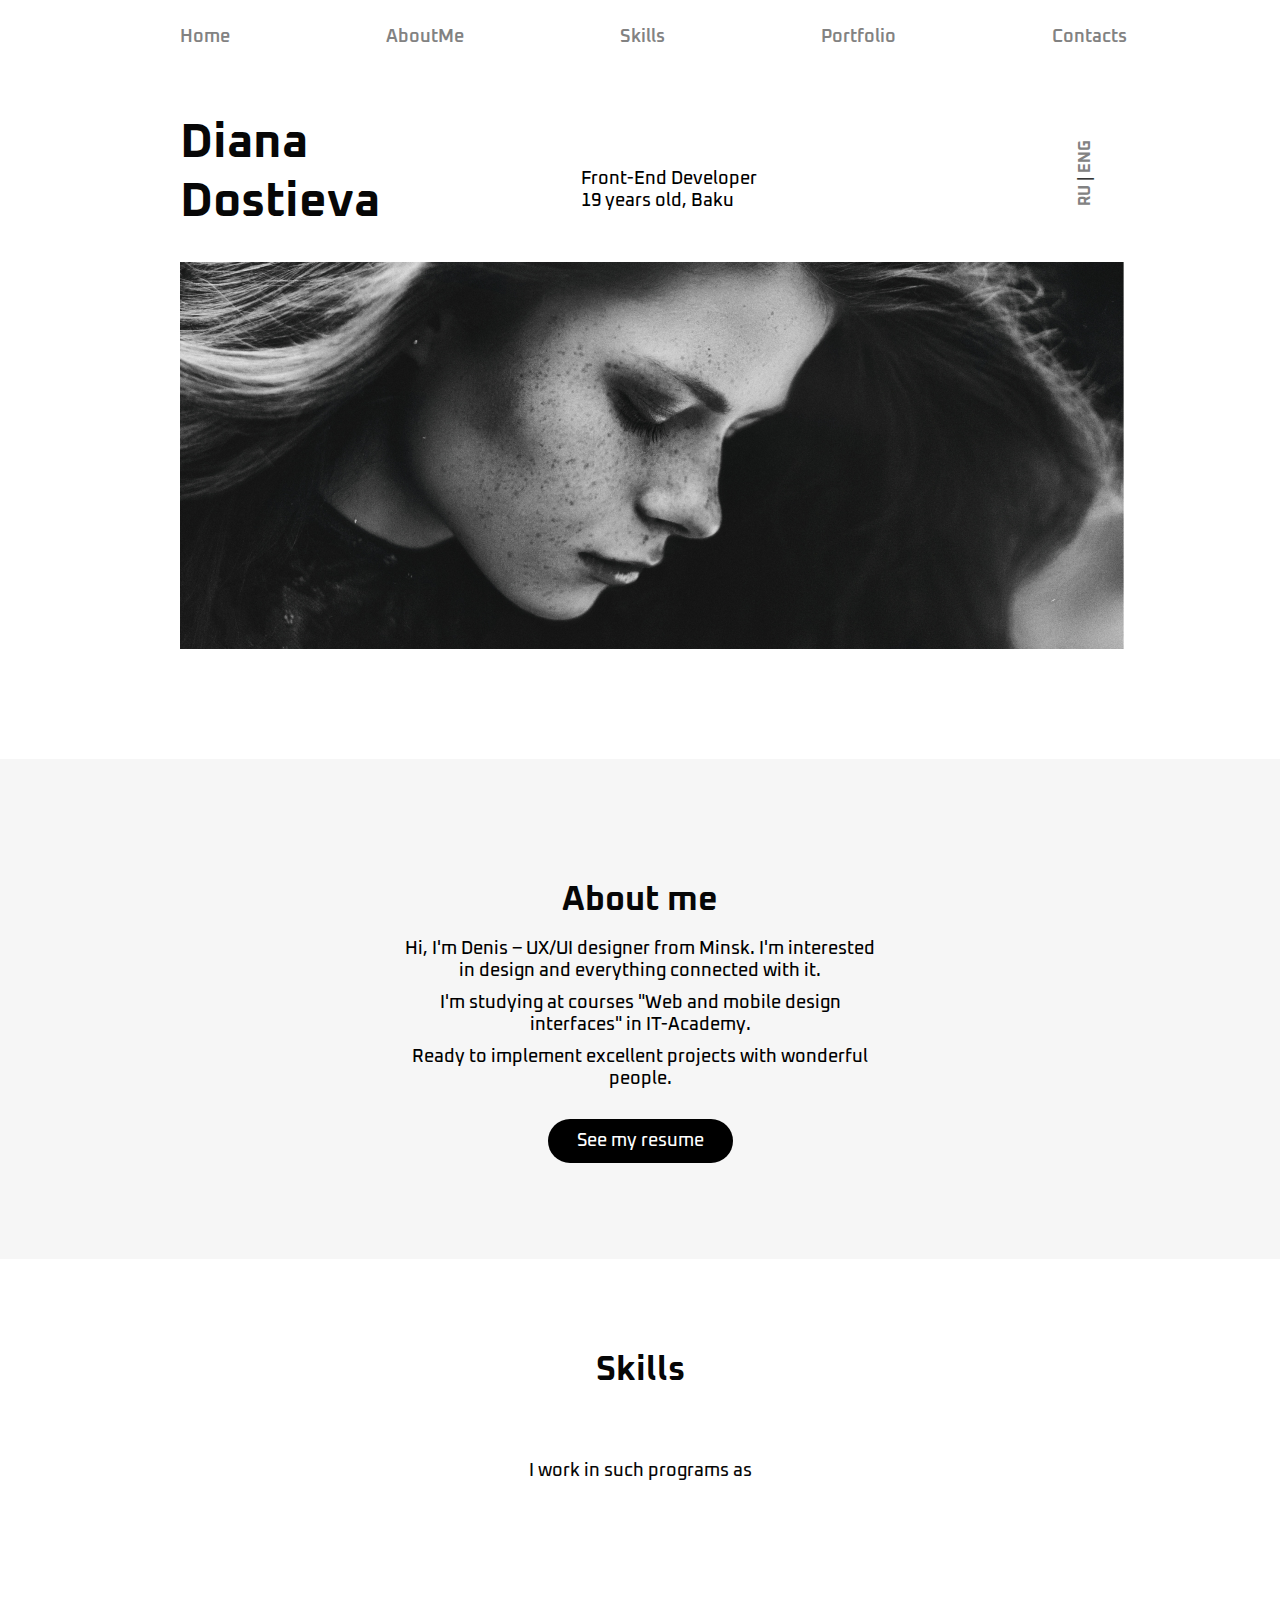
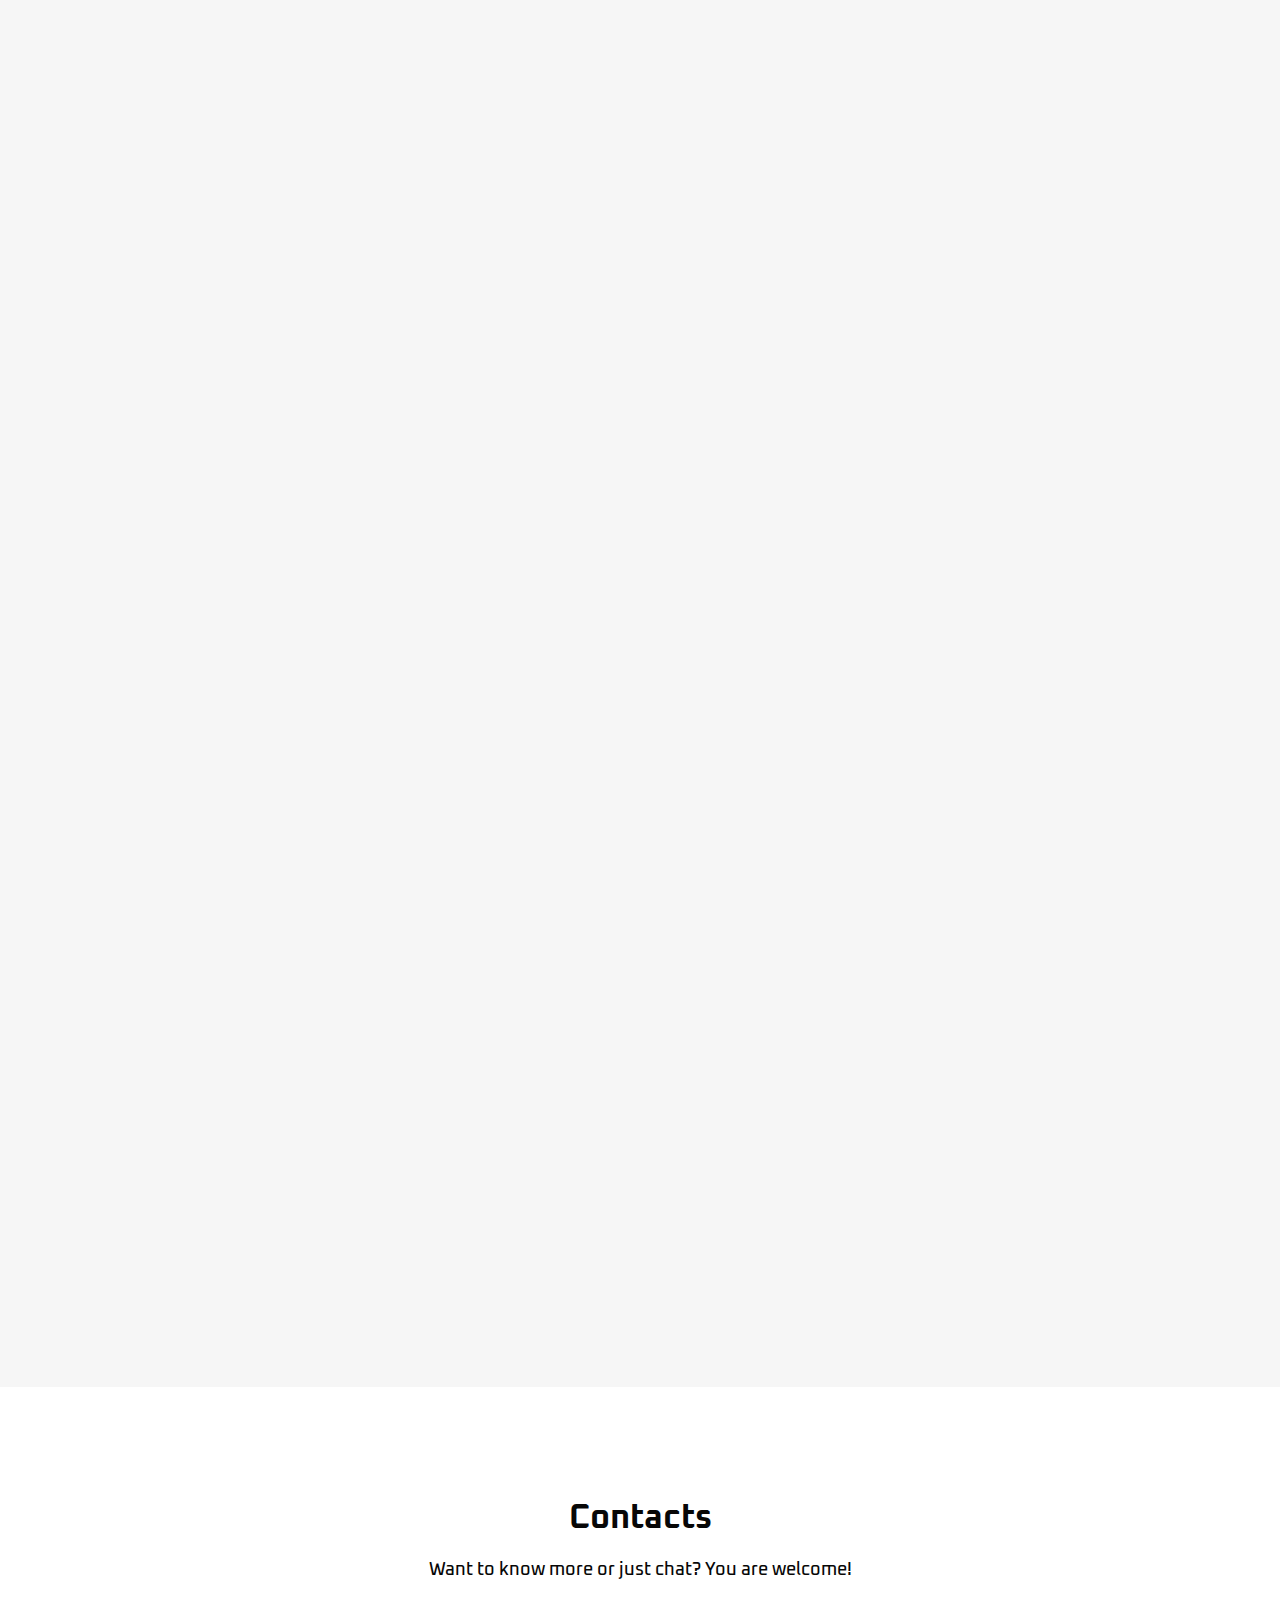
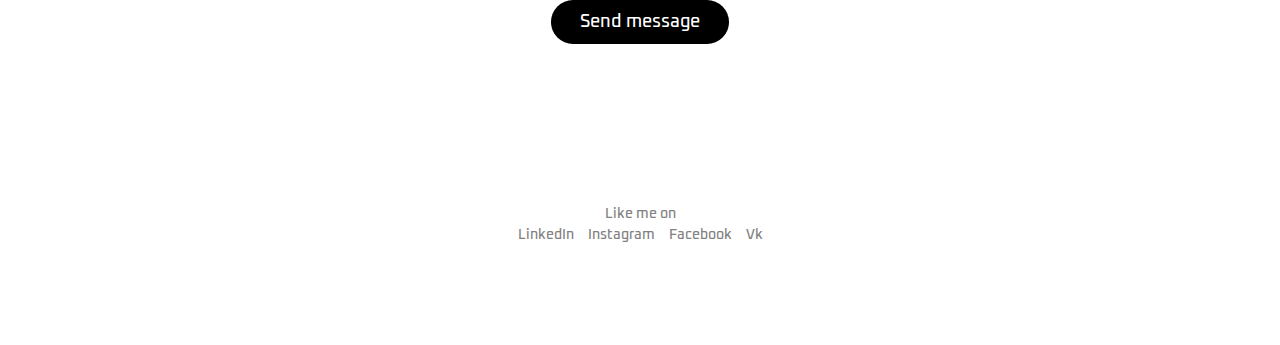
<file: index.html>
<!DOCTYPE html>
<html lang="en">
<head>
  <meta charset="UTF-8">
  <meta name="viewport" content="width=device-width, initial-scale=1.0">
  <meta http-equiv="X-UA-Compatible" content="ie=edge">
  <title>diana_dostirin</title>
  <link href="https://fonts.googleapis.com/css?family=Oxanium:400,500,700&display=swap" rel="stylesheet">
  <link rel="stylesheet" href="css/reset.css">
  <link rel="stylesheet" href="css/animate.css">
  <link rel="stylesheet" href="css/main.css">
</head>
<body>
<header class="header" id="header">
  <div class="container">
<div class="header__top">
  <nav class="menu">
    <ul class="menu__list">
      <li><a href="javascript://0" onclick="slowScroll('#header')">Home</a></li>
      <li><a href="javascript://0" onclick="slowScroll('#about')">AboutMe</a></li>
      <li><a href="javascript://0" onclick="slowScroll('#skills')">Skills</a></li>
      <li><a href="javascript://0" onclick="slowScroll('#portfolio')">Portfolio</a></li>
      <li><a href="javascript://0" onclick="slowScroll('#contact')">Contacts</a></li>
    </ul>
  </nav>
</div>
<div class="header__info">

  <div class="header__info-name wow fadeInLeft data-wow-duration="2s"">Diana Dostieva</div>
  <div class="header__info-about wow fadeIn data-wow-duration="2s"">Front-End Developer <br> 19 years old, Baku</div>
  <div class="header__info-lang wow fadeInRight data-wow-duration="2s"">
    <a href="index1.html" class="ru">RU</a>
    <span>|</span>
    <a href="index.html" class="eng">ENG</a>
  </div>

</div>
<div class="header__bg wow pulse data-wow-duration="2s"">
  <img src="img/bg.png" alt="" class="header__bg-img">
</div>




  </div>
</header>
<section class="about" id="about">
  <div class="container">

    <h5 class="about-head begin">About me</h5>

    <div class="about__text">
    <p>Hi, I'm Denis – UX/UI designer from Minsk.
I'm interested in design and everything connected with it.</p>
    <p class="about__text-study">I'm studying at courses "Web and mobile design
interfaces" in IT-Academy.</p>
    <p class="about__text-info">Ready to implement excellent projects
 with wonderful people.</p>
 <a href="cv.pdf" class="about-btn" download>See my resume</a>
 </div>

 </div>

</section>
<section class="skills" id="skills">
  <div class="container">
  <h5 class="skills-head begin">Skills</h5>
  <p class="skills__text">I work in such programs as</p>
  <div class="skills__items">
    <div class="skills__item">
      <img src="img/photoshop.png" alt="" class="skills__item-img wow pulse data-wow-duration="2s"">
      <p class="skills__item-text">Photoshop</p>
      <div class="skills__item-star">
        <img src="img/star-black.svg" alt="" class="wow rotateIn data-wow-duration="3s"">
        <img src="img/star-black.svg" alt=""  class="wow rotateIn data-wow-duration="3s"">
        <img src="img/star-black.svg" alt="" class="wow rotateIn data-wow-duration="3s"">
        <img src="img/star-black.svg" alt="" class="wow rotateIn data-wow-duration="3s"">
        <img src="img/star-white.svg" alt="" class="wow rotateIn data-wow-duration="3s"">
      </div>
    </div>

    <div class="skills__item">
      <img src="img/photoshop.png" alt="" class="skills__item-img wow pulse data-wow-duration="2s"">
      <p class="skills__item-text">Photoshop</p>
      <div class="skills__item-star">
        <img src="img/star-black.svg" alt="" class="wow rotateIn data-wow-duration="3s"">
        <img src="img/star-black.svg" alt="" class="wow rotateIn data-wow-duration="3s"">
        <img src="img/star-black.svg" alt="" class="wow rotateIn data-wow-duration="3s"">
        <img src="img/star-black.svg" alt="" class="wow rotateIn data-wow-duration="3s"">
        <img src="img/star-white.svg" alt="" class="wow rotateIn data-wow-duration="3s"">
      </div>
    </div>

    <div class="skills__item">
      <img src="img/photoshop.png" alt="" class="skills__item-img wow pulse data-wow-duration="2s"">
      <p class="skills__item-text">Photoshop</p>
      <div class="skills__item-star">
        <img src="img/star-black.svg" alt="" class="wow rotateIn data-wow-duration="3s"">
        <img src="img/star-black.svg" alt="" class="wow rotateIn data-wow-duration="3s"">
        <img src="img/star-black.svg" alt="" class="wow rotateIn data-wow-duration="3s"">
        <img src="img/star-black.svg" alt="" class="wow rotateIn data-wow-duration="3s"">
        <img src="img/star-white.svg" alt="" class="wow rotateIn data-wow-duration="3s"">
      </div>
    </div>

    <div class="skills__item">
      <img src="img/photoshop.png" alt="" class="skills__item-img wow pulse data-wow-duration="3s"">
      <p class="skills__item-text">Photoshop</p>
      <div class="skills__item-star">
        <img src="img/star-black.svg" alt="" class="wow rotateIn data-wow-duration="3s"">
        <img src="img/star-black.svg" alt=""  class="wow rotateIn data-wow-duration="3s"">
        <img src="img/star-black.svg" alt="" class="wow rotateIn data-wow-duration="3s"">
        <img src="img/star-black.svg" alt="" class="wow rotateIn data-wow-duration="3s"">
        <img src="img/star-white.svg" alt="" class="wow rotateIn data-wow-duration="3s"">
      </div>
    </div>

  </div>
</section>
<section class="portfolio" id="portfolio">
  <div class="container">
  <h5 class="portfolio-head begin">Portfolio</h5>
  <div class="portfolio__items">
    <div class="portfolio__item wow pulse data-wow-duration="2s"">
      <img class="portfolio__item-img" alt="" src="img/portfolio-1.png">
      <a href="#">Online Fashion store - homepage</a>
    </div>

    <div class="portfolio__item wow pulse data-wow-duration="2s"">
      <img class="portfolio__item-img" alt="" src="img/portfolio-1.png">
      <a href="#">Online Fashion store - homepage</a>
    </div>

    <div class="portfolio__item wow pulse data-wow-duration="2s"">
      <img class="portfolio__item-img" alt="" src="img/portfolio-1.png">
      <a href="#">Online Fashion store - homepage</a>
    </div>

    <div class="portfolio__item wow pulse data-wow-duration="2s"">
      <img class="portfolio__item-img" alt="" src="img/portfolio-1.png">
      <a href="#">Online Fashion store - homepage</a>
    </div>
  </div>
  </div>
</section>
<section class="contact" id="contact">
  <div class="container">
    <h5 class="contact-head begin">Contacts</h5>
    <p class="contact-text">Want to know more or just chat? You are welcome!</p>
    <!-- <a href="#" class="contact-btn">Send message</a> -->
<a id="popup" class="contact-btn"  href="javascript:void(0); ">Send message</a>

<div class="popup-overlay"><!-- //оверлей - отображение формы на затемненном фоне -->

        <div class="popWindow subscribe_window"><!-- //основное окно формы Подписки -->
          <p class="subcsribe-text">Send a message</p>
          <form method="post" action="//formspree.io/dva.din@mail.ru" class="subscribe-form">
            <input type="hidden" name="_next" value="/thanks.html" />
            <input type="hidden" name="_subject" value="Сообщение с моего сайта" />
            <input type="text" name="_gotcha" style="display:none" />
            <p><input type="text" id="name-subscribe" name="Имя" required placeholder="Enter your name" /></p>
            <p><input type="email" id="email-subscribe" name="email" required placeholder="Email" /></p>
            <p><textarea class="message-text" name="Сообщение" required placeholder="Your message" rows="7"></textarea></p>
            <input class="send-btn" type="submit" value="Send" />

              <!-- <button type="submit" class="btn"><i class="fa fa-check" aria-hidden="true"></i> Send</button> -->

          </form>
          <div class="close-btn">&times;</div>
        </div><!-- /subscribe_window -->
      </div><!-- /popup-overlay -->


    <!--  -->
    <div class="contact-icons">
    <a href="#"><img src="img/icon-1.png" alt="" class="wow rotateIn data-wow-duration="3s""></a>
      <a href="#"><img src="img/icon-1.png" alt="" class="wow rotateIn data-wow-duration="3s""></a>
      <a href="#"><img src="img/icon-1.png" alt=" " class="wow rotateIn data-wow-duration="3s""></a>
    <a href="#"><img src="img/icon-1.png" alt="" class="wow rotateIn data-wow-duration="3s""></a>
    </div>
    <h4>Like me on</h4>
    <div class="contact-icons-links">
      <a href="#">LinkedIn</a>
      <a href="#">Instagram</a>
      <a href="#">Facebook</a>
      <a href="#">Vk</a>
    </div>
  </div>

</section>
<script src="js/wow.min.js" charset="utf-8"></script>
<script src="https://ajax.googleapis.com/ajax/libs/jquery/1.12.4/jquery.min.js"></script>
<script src="js/main.js" charset="utf-8"></script>
</body>
</html>
</file>
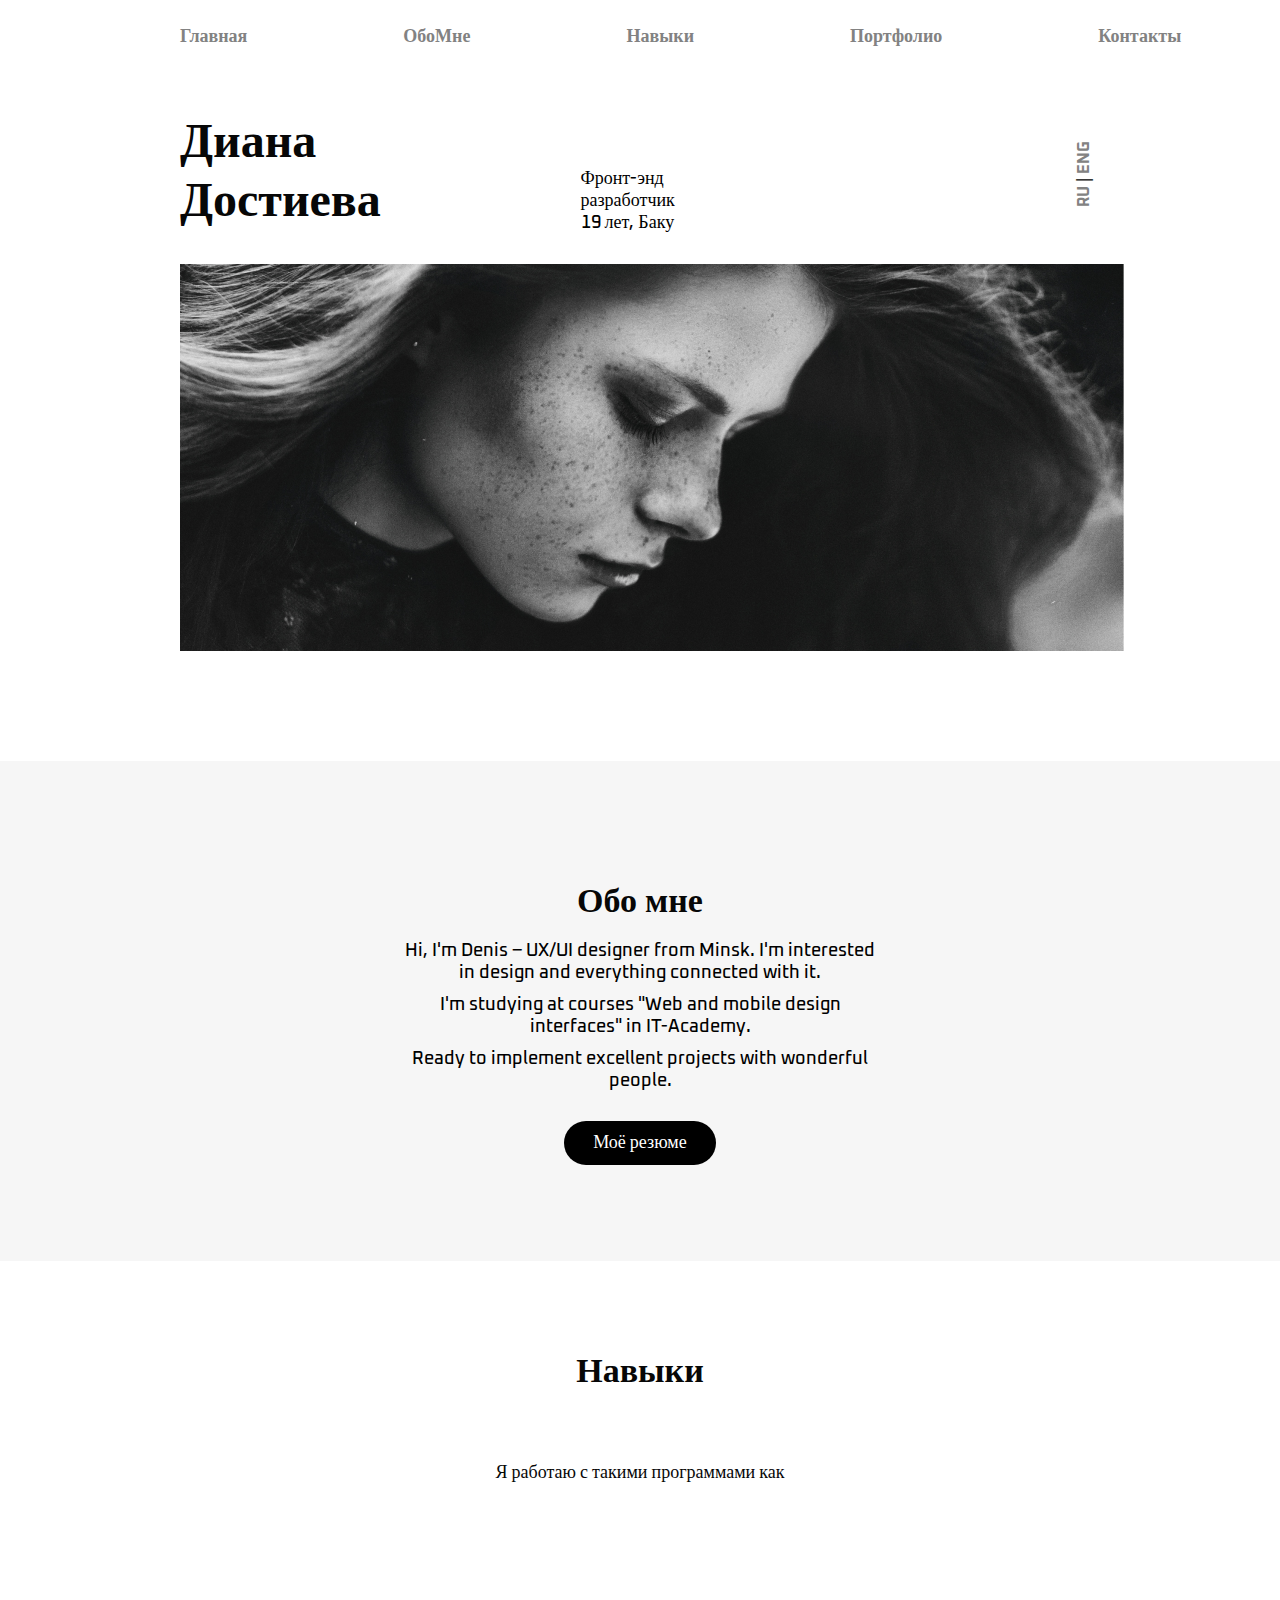
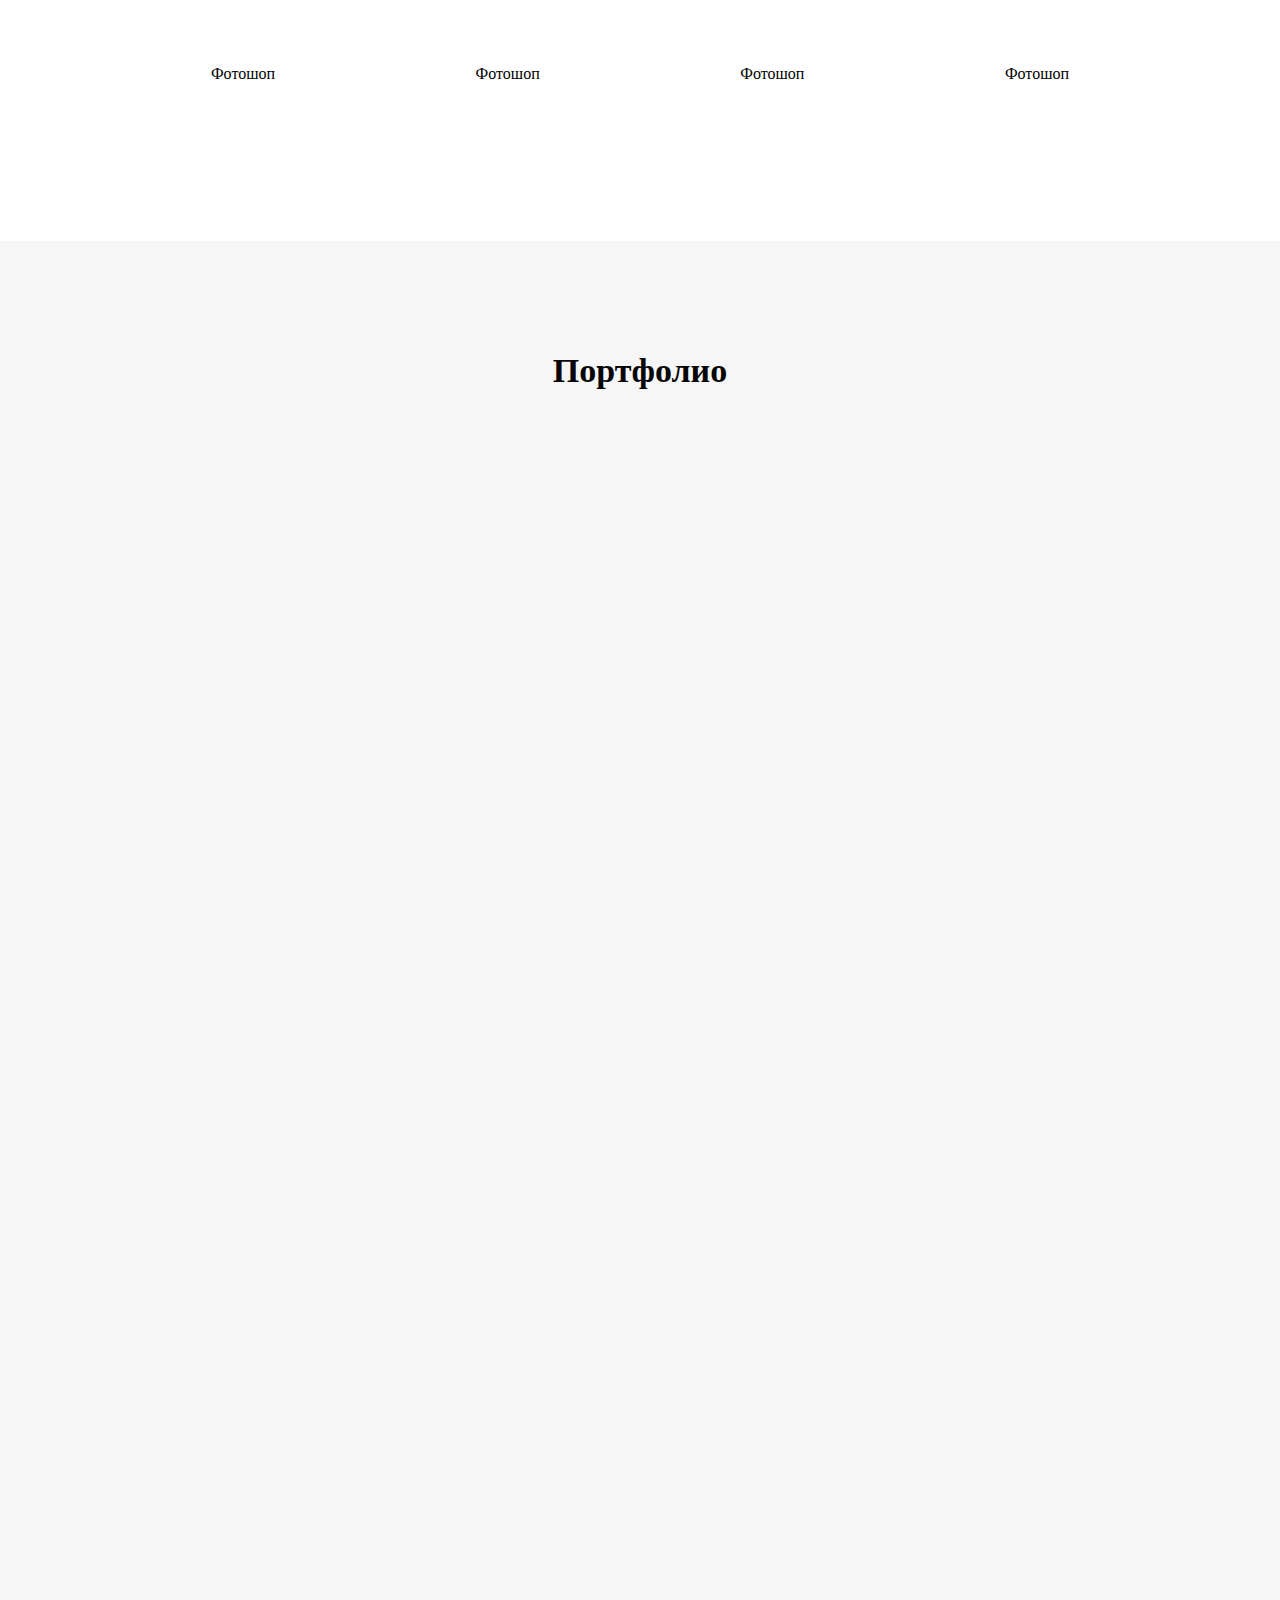
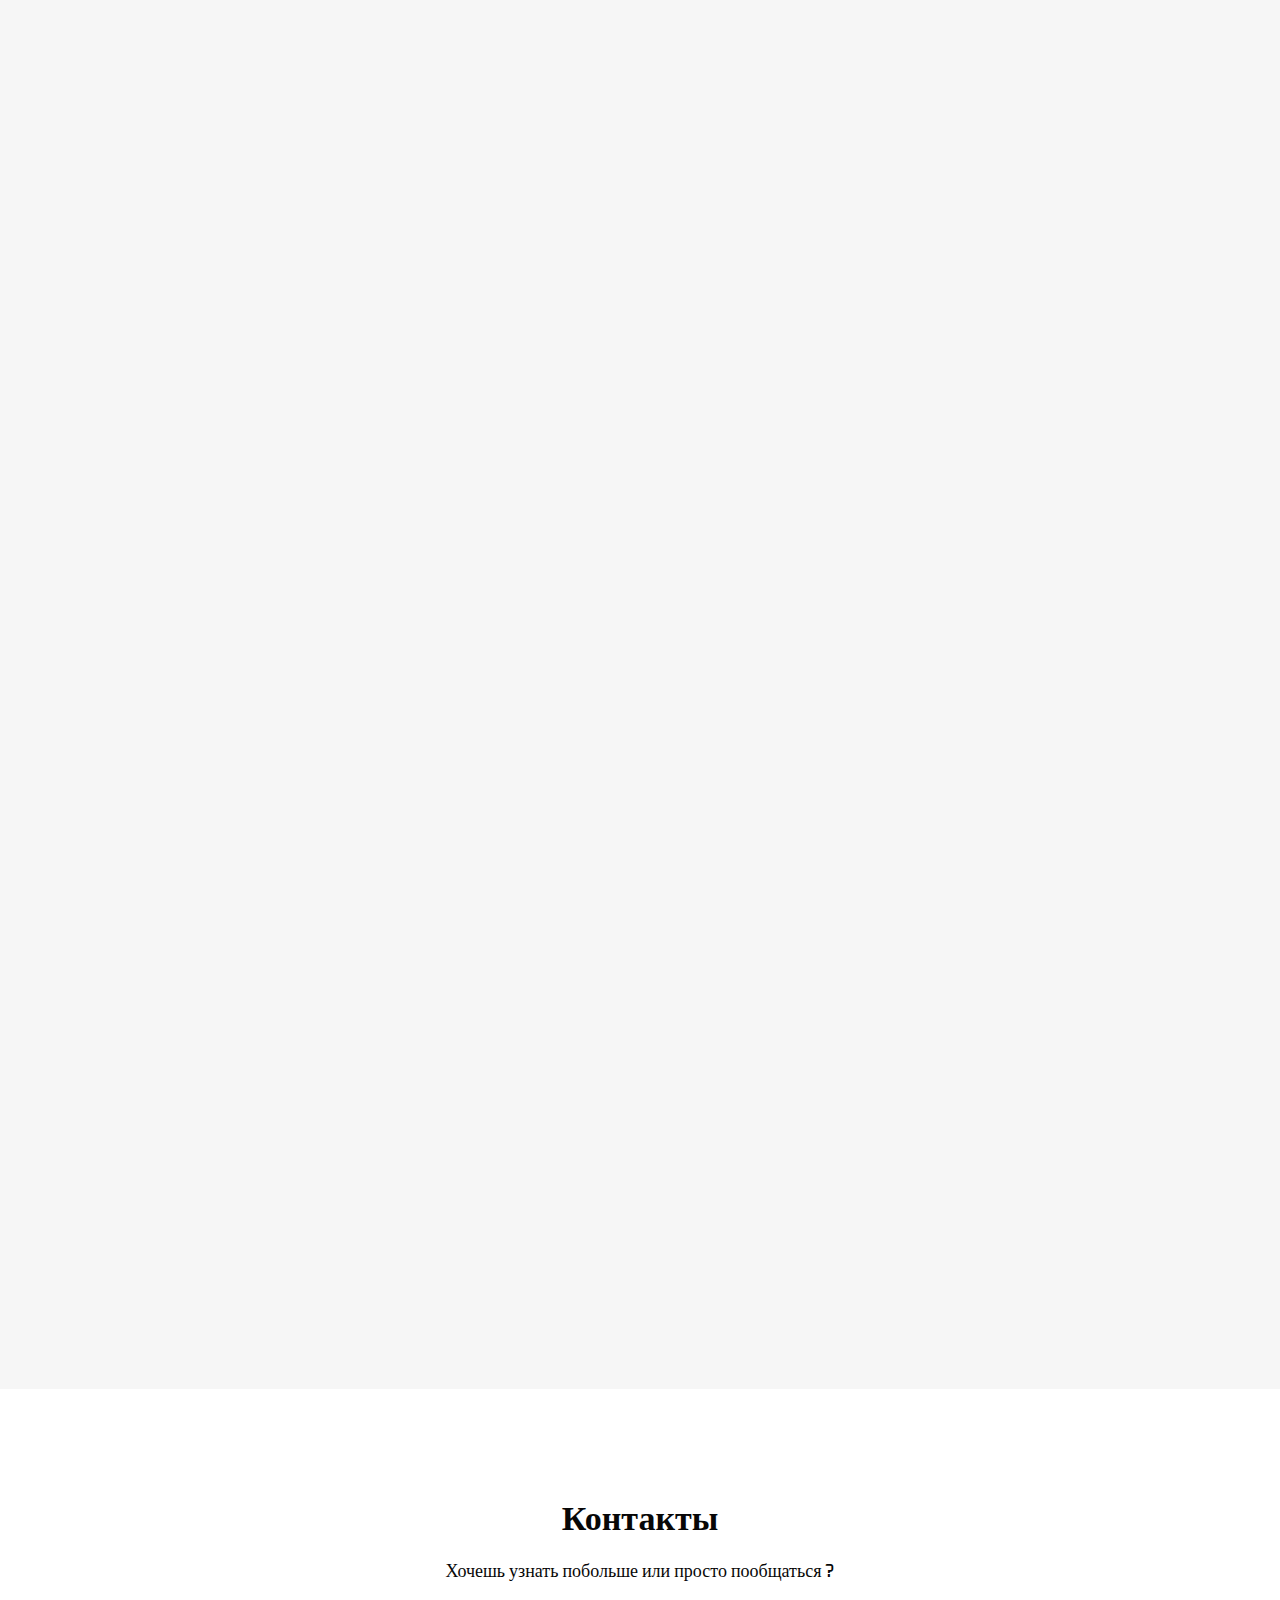
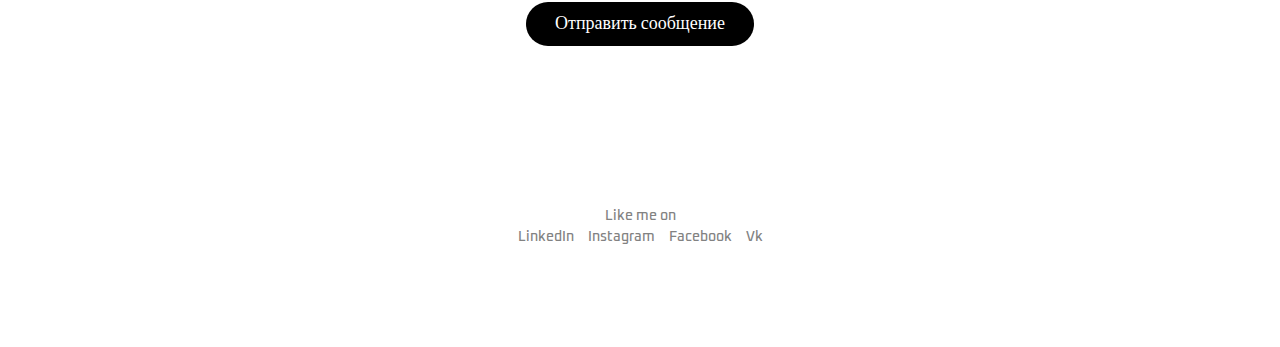
<file: index1.html>
<!DOCTYPE html>
<html lang="en">
<head>
  <meta charset="UTF-8">
  <meta name="viewport" content="width=device-width, initial-scale=1.0">
  <meta http-equiv="X-UA-Compatible" content="ie=edge">
  <title>diana_dostirin</title>
  <link href="https://fonts.googleapis.com/css?family=Oxanium:400,500,700&display=swap" rel="stylesheet">
  <link rel="stylesheet" href="css/reset.css">
  <link rel="stylesheet" href="css/animate.css">
  <link rel="stylesheet" href="css/main.css">
</head>
<body>
<header class="header" id="header">
  <div class="container">
<div class="header__top">
  <nav class="menu">
    <ul class="menu__list">
      <li><a href="javascript://0" onclick="slowScroll('#header')">Главная</a></li>
      <li><a href="javascript://0" onclick="slowScroll('#about')">ОбоМне</a></li>
      <li><a href="javascript://0" onclick="slowScroll('#skills')">Навыки</a></li>
      <li><a href="javascript://0" onclick="slowScroll('#portfolio')">Портфолио</a></li>
      <li><a href="javascript://0" onclick="slowScroll('#contact')">Контакты</a></li>
    </ul>
  </nav>
</div>
<div class="header__info">

  <div class="header__info-name wow fadeInLeft data-wow-duration="2s"">Диана Достиева</div>
  <div class="header__info-about wow fadeIn data-wow-duration="2s"">Фронт-энд разработчик <br> 19 лет, Баку</div>
  <div class="header__info-lang wow fadeInRight data-wow-duration="2s"">
    <a href="index1.html" class="ru">RU</a>
    <span>|</span>
    <a href="index.html" class="eng">ENG</a>
  </div>

</div>
<div class="header__bg wow pulse data-wow-duration="2s"">
  <img src="img/bg.png" alt="" class="header__bg-img">
</div>




  </div>
</header>
<section class="about" id="about">
  <div class="container">

    <h5 class="about-head begin">Обо мне</h5>

    <div class="about__text">
    <p>Hi, I'm Denis – UX/UI designer from Minsk.
I'm interested in design and everything connected with it.</p>
    <p class="about__text-study">I'm studying at courses "Web and mobile design
interfaces" in IT-Academy.</p>
    <p class="about__text-info">Ready to implement excellent projects
 with wonderful people.</p>
 <a href="cv.pdf" class="about-btn" download>Моё резюме</a>
 </div>

 </div>

</section>
<section class="skills" id="skills">
  <div class="container">
  <h5 class="skills-head begin">Навыки</h5>
  <p class="skills__text">Я работаю с такими программами как</p>
  <div class="skills__items">
    <div class="skills__item">
      <img src="img/photoshop.png" alt="" class="skills__item-img wow pulse data-wow-duration="2s"">
      <p class="skills__item-text">Фотошоп</p>
      <div class="skills__item-star">
        <img src="img/star-black.svg" alt="" class="wow rotateIn data-wow-duration="3s"">
        <img src="img/star-black.svg" alt=""  class="wow rotateIn data-wow-duration="3s"">
        <img src="img/star-black.svg" alt="" class="wow rotateIn data-wow-duration="3s"">
        <img src="img/star-black.svg" alt="" class="wow rotateIn data-wow-duration="3s"">
        <img src="img/star-white.svg" alt="" class="wow rotateIn data-wow-duration="3s"">
      </div>
    </div>

    <div class="skills__item">
      <img src="img/photoshop.png" alt="" class="skills__item-img wow pulse data-wow-duration="2s"">
      <p class="skills__item-text">Фотошоп</p>
      <div class="skills__item-star">
        <img src="img/star-black.svg" alt="" class="wow rotateIn data-wow-duration="3s"">
        <img src="img/star-black.svg" alt="" class="wow rotateIn data-wow-duration="3s"">
        <img src="img/star-black.svg" alt="" class="wow rotateIn data-wow-duration="3s"">
        <img src="img/star-black.svg" alt="" class="wow rotateIn data-wow-duration="3s"">
        <img src="img/star-white.svg" alt="" class="wow rotateIn data-wow-duration="3s"">
      </div>
    </div>

    <div class="skills__item">
      <img src="img/photoshop.png" alt="" class="skills__item-img wow pulse data-wow-duration="2s"">
      <p class="skills__item-text">Фотошоп</p>
      <div class="skills__item-star">
        <img src="img/star-black.svg" alt="" class="wow rotateIn data-wow-duration="3s"">
        <img src="img/star-black.svg" alt="" class="wow rotateIn data-wow-duration="3s"">
        <img src="img/star-black.svg" alt="" class="wow rotateIn data-wow-duration="3s"">
        <img src="img/star-black.svg" alt="" class="wow rotateIn data-wow-duration="3s"">
        <img src="img/star-white.svg" alt="" class="wow rotateIn data-wow-duration="3s"">
      </div>
    </div>

    <div class="skills__item">
      <img src="img/photoshop.png" alt="" class="skills__item-img wow pulse data-wow-duration="3s"">
      <p class="skills__item-text">Фотошоп</p>
      <div class="skills__item-star">
        <img src="img/star-black.svg" alt="" class="wow rotateIn data-wow-duration="3s"">
        <img src="img/star-black.svg" alt=""  class="wow rotateIn data-wow-duration="3s"">
        <img src="img/star-black.svg" alt="" class="wow rotateIn data-wow-duration="3s"">
        <img src="img/star-black.svg" alt="" class="wow rotateIn data-wow-duration="3s"">
        <img src="img/star-white.svg" alt="" class="wow rotateIn data-wow-duration="3s"">
      </div>
    </div>

  </div>
</section>
<section class="portfolio" id="portfolio">
  <div class="container">
  <h5 class="portfolio-head begin">Портфолио</h5>
  <div class="portfolio__items">
    <div class="portfolio__item wow pulse data-wow-duration="2s"">
      <img class="portfolio__item-img" alt="" src="img/portfolio-1.png">
      <a href="#">Ресторан У Дианы - Домашняя страница</a>
    </div>

    <div class="portfolio__item wow pulse data-wow-duration="2s"">
      <img class="portfolio__item-img" alt="" src="img/portfolio-1.png">
      <a href="#">Online Fashion store - homepage</a>
    </div>

    <div class="portfolio__item wow pulse data-wow-duration="2s"">
      <img class="portfolio__item-img" alt="" src="img/portfolio-1.png">
      <a href="#">Online Fashion store - homepage</a>
    </div>

    <div class="portfolio__item wow pulse data-wow-duration="2s"">
      <img class="portfolio__item-img" alt="" src="img/portfolio-1.png">
      <a href="#">Online Fashion store - homepage</a>
    </div>
  </div>
  </div>
</section>
<section class="contact" id="contact">
  <div class="container">
    <h5 class="contact-head begin">Контакты</h5>
    <p class="contact-text">Хочешь узнать побольше или просто пообщаться ? </p>
    <!-- <a href="#" class="contact-btn">Send message</a> -->

<a id="popup" class="contact-btn"  href="javascript:void(0); ">Отправить сообщение</a>
<div class="popup-overlay"><!-- //оверлей - отображение формы на затемненном фоне -->

        <div class="popWindow subscribe_window"><!-- //основное окно формы Подписки -->
          <p class="subcsribe-text">Отправь сообщение</p>
          <form method="post" action="//formspree.io/dva.din@mail.ru" class="subscribe-form">
            <input type="hidden" name="_next" value="/thanks.html" />
            <input type="hidden" name="_subject" value="Сообщение с моего сайта-портфолио на русском" />
            <input type="text" name="_gotcha" style="display:none" />
            <p><input type="text" id="name-subscribe" name="Имя" required placeholder="Введите ваше имя" /></p>
            <p><input type="email" id="email-subscribe" name="email" required placeholder="Введите ваш email" /></p>
            <p><textarea class="message-text" name="Сообщение" required placeholder="Ваше сообщение" rows="7"></textarea></p>
            <input class="send-btn" type="submit" value="Отправить" />

              <!-- <button type="submit" class="btn"><i class="fa fa-check" aria-hidden="true"></i> Send</button> -->

          </form>
          <div class="close-btn">&times;</div>
        </div><!-- /subscribe_window -->
      </div><!-- /popup-overlay -->

    <!--  -->
    <div class="contact-icons">
    <a href="#"><img src="img/icon-1.png" alt="" class="wow rotateIn data-wow-duration="3s""></a>
      <a href="#"><img src="img/icon-1.png" alt="" class="wow rotateIn data-wow-duration="3s""></a>
      <a href="#"><img src="img/icon-1.png" alt=" " class="wow rotateIn data-wow-duration="3s""></a>
    <a href="#"><img src="img/icon-1.png" alt="" class="wow rotateIn data-wow-duration="3s""></a>
    </div>
    <h4>Like me on</h4>
    <div class="contact-icons-links">
      <a href="#">LinkedIn</a>
      <a href="#">Instagram</a>
      <a href="#">Facebook</a>
      <a href="#">Vk</a>
    </div>
  </div>
</section>
<script src="js/wow.min.js" charset="utf-8"></script>
<script src="https://ajax.googleapis.com/ajax/libs/jquery/1.12.4/jquery.min.js"></script>
<script src="js/main.js" charset="utf-8"></script>
</body>
</html>
</file>
<file: css/main.css>
* {
  /* для всех сайтов */
  box-sizing: border-box;
}
a {
  /* нет подчеркивания и цвет как у родителя т.е не синий как обычно */
  text-decoration: none;
  color: inherit;
}
body {
  font-family: 'Oxanium', cursive;
  line-height: 22px;
}
.container {
  max-width: 950px;
  margin-left: auto;
  margin-right: auto;
  padding-left: 15px;
  padding-right: 15px;
}
.header__top{
  display: flex;
  justify-content: space-between;
align-items: center;
height: 74px;


}
.menu__list{
  display: flex;
}
.menu__list li+li {
  padding-left: 156px;
}
.menu__list a {
  /* opacity: 0.5; */
  color: #828282;
  font-weight: 600;
  /* text-transform: uppercase; */
  transition: all .5s;
  font-size: 18px;

}

.menu__list a:hover {
  color: #000;
}
.header__info{
  display: flex;
  justify-content: space-between;
  margin-bottom: 30px;
  /* ниже это условно */
  margin-top: 40px;

}
.header__info-name{
  font-size: 48px;
line-height: 59px;
width: 123px;
font-weight: 700;
color: #070707;
}
.header__info-about{
  width: 176px;
  padding-top: 54px;
  font-size: 18px;
  font-weight: 500;
}

.header__info-lang{
  padding-top: 66px;
transform: rotate(-90deg);}
.header__info-lang a{
  color: #828282;
  font-size: 16px;
  font-weight: 700;
line-height: 20px;
  transition: all .5s;
}
.header__info-lang a:hover{
  color: #000;
}
.header__bg-img{
  padding-bottom: 104px;
}
.about{
  background-color: #F6F6F6;
  text-align: center;
}
.about-head{
padding-top: 120px;
padding-bottom: 17px;
}
.about__text  {
padding-bottom: 107px;
font-size: 18px;
font-weight: 500;
}
.about__text  {
max-width: 485px;
margin: 0 auto;
}
.about__text-study{
  margin-top: 10px;
  margin-bottom: 10px;
}

.about__info{
  /* display: flex;
  align-items: center; */
  margin: 0 auto;
}
  .begin{
    font-size: 34px;
  line-height: 42px;
  color: #070707;
  }
  .skills{
    text-align: center;
    padding-bottom: 110px;
  }
  .skills-head{
    padding-top: 90px;
  }
  .skills__text{
    font-size: 18px;
    font-weight: 500;
    margin-top: 69px;
    margin-bottom: 83px;
    color: #070707;
  }
    .skills-head{}

  .skills__items{
    display: flex;
    justify-content: space-between;

  }
.skills__item{
  justify-content: center;
}
.skills__item-text{

}
.skills__item-star{
  margin-top: 20px;
}
.portfolio{
  padding-top: 110px;
  padding-bottom: 96px;
  background-color:  #F6F6F6;
align-items: center;
  text-align: center;
  /* display: block; */
}
.portfolio__item-img{
  margin-top: 47px;
  margin-bottom: 40px;
}
.portfolio__item a{
  text-decoration: underline;

}
.contact{
  /* align-items: center; */
  text-align: center;
  padding-bottom: 100px;
}
.contact-head{
  margin-top: 110px;
  margin-bottom: 20px;
}
.contact-text{
  font-size: 18px;
  color: #070707;
  font-weight: 500;
  margin-bottom: 30px;
}
.contact-btn{
  font-size: 18px;
  line-height: 22px;
  padding: 13px 29px;
  background-color: #000;
  border-radius: 25px;
  color: #fff;
  font-weight: 500;
  transition: all .5s;

}
.about__text-info{
  margin-bottom: 40px;
}
.about-btn{

  font-size: 18px;
  line-height: 22px;
  padding: 13px 29px;
  background-color: #000;
  border-radius: 25px;
  color: #fff;
  font-weight: 500;
  transition: all .5s;

}
.about-btn:hover{
  opacity: 0.3;


}
.contact-btn:hover{
  opacity: 0.3;


}
.contact-icons{
  width: 342px;

  margin: 0 auto;
  margin-top: 86px;
  /* justify-content: space-between; */
}
.contact-icons a+a{
  padding-left: 50px;
}
h4{
  margin-top: 40px;
  font-size: 14px;
  font-weight: 500;
line-height: 17px;
  color: #828282;

}
.contact-icons-links a{
  color: #828282;
  font-size: 14px;
line-height: 17px;
font-weight: 500;
  transition: all .5s;
}
.contact-icons-links a+a{
  padding-left: 10px;
}
.contact-icons-links a:hover{
color: black;
}
.contact_wrapper{
  width: 750px;
  margin: 0 auto;
  color: #636363;
}
input{
  width: 360px;
  height: 40px;
  font-size: 20px;
  margin-bottom: 30px;
}

.red{
  color: red;
}
.form_inputs{
  display: flex;
}
textarea{
  width: 100%;
  height: 163px;
}
input, textarea{
  border: 1px solid #999999;
  margin-top: 5px;
}
input:first-of-type{
  margin-right: 23px;
}
.button_block{
  display: flex;
  justify-content: flex-end;
}
input[type=submit]{

  width: 165px;
  height: 40px;
  background: #fcac45 ;
  color: #fff;
  margin-right: 0;
  margin-top: 20px;
}
.contact_form h1,p{
  text-align: center;

}
.contact_form h1{
  color: #000;
  margin-bottom: 30px;
  font-size: 36px;
  font-weight: bold;
}

.contact_form {
  padding: 100px 0 100px 0;
}
form p{
  text-align: left;
}
.p1{
margin-bottom: 85px;
}
textarea{
  width: 100%;
  height: 163px;
  border: 1px solid #999999;
  margin-top: 5px;
}


/* .popup-overlay {
  display: none;
  position: fixed;
  left: 0;
  top: 0;
  right: 0;
  bottom: 0;
  background: rgba(255, 186, 0, 0.7);
  z-index: 100;
}
.popWindow{
  display: none;
  background-color: #161613;
  color: #fff;
  width: 90%;
  max-width: 720px;
  padding: 40px 30px;
  position: absolute;
  top: 50%;
  left: 50%;
  margin-left: -360px;
  margin-top: -185px;
  text-align: center;
  box-shadow: 0 0 30px rgba(18, 17, 12, 0.5);
}
.close-btn {
  position: absolute;
  top: 0;
  right: 0;
  font-size: 40px;
  line-height: 20px;
  cursor: pointer;
  color: #999;
  padding: 10px;
} */


















/* Стили для затемнения фона */
.popup-overlay {
  display: none;
  position: fixed;
  left: 0;
  top: 0;
  right: 0;
  bottom: 0;
  background: rgba(204, 204, 204, 1);
  z-index: 100;
}

/* Основные стили для всплывающего окна */
.popWindow{
  display: none;
  background-color: #c2b0c9;
  color: #fff;
  width: 90%;
  max-width: 720px;
  padding: 40px 30px;
  position: absolute;
  top: 50%;
  left: 50%;
  margin-left: -360px;
  margin-top: -185px;
  text-align: center;
  box-shadow: 0 0 30px rgba(80, 70, 88, 1);
}
/* Стили для адаптивности всплывающего окна */
@media only screen and (max-width : 800px) {
  .popWindow {
    margin-left: -45%;
  }
}
/* Кнопка закрыть всплывающее окно */
.close-btn {
  position: absolute;
  top: 0;
  right: 0;
  font-size: 40px;
  line-height: 20px;
  cursor: pointer;
  color: #999;
  padding: 10px;
}
/* Просто текст */
.subscribe_window .subcsribe-text {
  font-size: 18px;
  text-align: center;
  text-transform: uppercase;
  color: #fff;
  margin: 0 0 40px;
  position: relative;
  padding: 0 50px;
  z-index: 10;
}
/* Текст */
.subscribe_window .req-fields {
  text-align: left;
}
/* Стили формы */
.subscribe-form {
  width: 100%;
  max-width: 300px;
  margin: 0 auto;
}
.subscribe-form div {
  position: relative;
}
.subscribe-form input {
  border: 1px solid #3d3d3d;
  width: 100%;
    font-family: 'Oxanium', cursive;
  font-size: 16px;
  line-height: 32px;
  padding: 5px 20px;
  margin-bottom: 20px;
  outline: none;
  background: #5f6769;
  color: #fff;
  border-radius: 7px;
}
.btn {
  color: #fff;
  background-color: #719192;
  font-weight: 500;
  padding: 10px 50px;
  text-align: center;
  font-size: 13px;
  border: 1px solid #ffba00;
  box-shadow: none;
  display: inline-block;
  text-transform: uppercase;
  text-decoration: none;
  display: inline-block;
  -webkit-transition: 0.4s;
  transition: 0.4s;
}

.btn:hover, .btn:focus {
  background-color: #5f6769;
  color: #fff;
  text-decoration: none;
}
.subscribe-form .btn {
  font-size: 24px;
  line-height: 54px;
  border: none;
  width: 100%;
  padding: 10px;
  font-weight: 700;
  text-align: center;
  outline: none;
  border-radius: 4px;
}
#name-subscribe{
  background-color: #c2b0c9;
  font-weight: 500;
  color: #fff;
  text-transform: uppercase;
}
  #email-subscribe{
    background-color: #c2b0c9;
    font-weight: 500;
    color: #fff;
    text-transform: uppercase;
  }
  .message-text{
    text-transform: uppercase;
  }
  .send-btn{
transition:  1s;
    background-color: #c2b0c9;
    font-weight: 500;
    text-transform: uppercase;
  }
.subscribe-form .send-btn:hover {
  background-color: #9656a1;
  opacity: 0.8;
}
.subscribe-form .send-btn i {
  font-size: 28px;
  margin-right: 7px;
}
.subscribe-form label {
  color: #fff;
  position: absolute;
  top: 12px;
  left: 20px;
  -webkit-transition: 0.28s;
  transition: 0.28s;
}
.subscribe-form label span {
  color: #ffba00;
}
.subscribe-form input:focus + label {
  left: -62px;
  font-size: 12px;
}
.subscribe-form input:invalid {
  box-shadow: none;
}
.subscribe-form input:valid {
  border: 1px solid #161613;
}
.subscribe-form input:valid + label {
  left: -62px;
  font-size: 12px;
}
.subscribe-form input:invalid:not(:focus):not(:placeholder-shown) {
  border: 1px solid #d3362a;
}
.subscribe-form input:invalid:not(:focus):not(:placeholder-shown) + label {
  left: -62px;
  font-size: 12px;
}
.req-fields{
  margin-top: 5px;
}
@media only screen and (max-width : 480px) {
  .subscribe_window{
    top: 5%;
    margin-top: 0;
  }
  .subscribe_window .subcsribe-text{
    padding: 0;
  }
  .subscribe-form input:focus + label{
    left: 20px;
    top: -18px;
  }
  .subscribe-form input:valid + label{
    left: 20px;
    top: -18px;
  }
  .subscribe-form input:invalid:not(:focus):not(:placeholder-shown) + label{
    left: 20px;
    top: -18px;
  }
}

/* Стили для текста внутри благодарственного окна после успешной отправки */
.thank_you_window .thank_you_title {
    font-family: 'Oxanium', cursive;
  color: #fff;
  font-size: 32px;
  line-height: 50px;
  font-weight: 700;
  margin-bottom: 10px;
}
.thank_you_window .thank_you_body {
  font-family: 'Oxanium', cursive;
  color: #fff;
  font-size: 24px;
  font-weight: 500;
}
</file>
